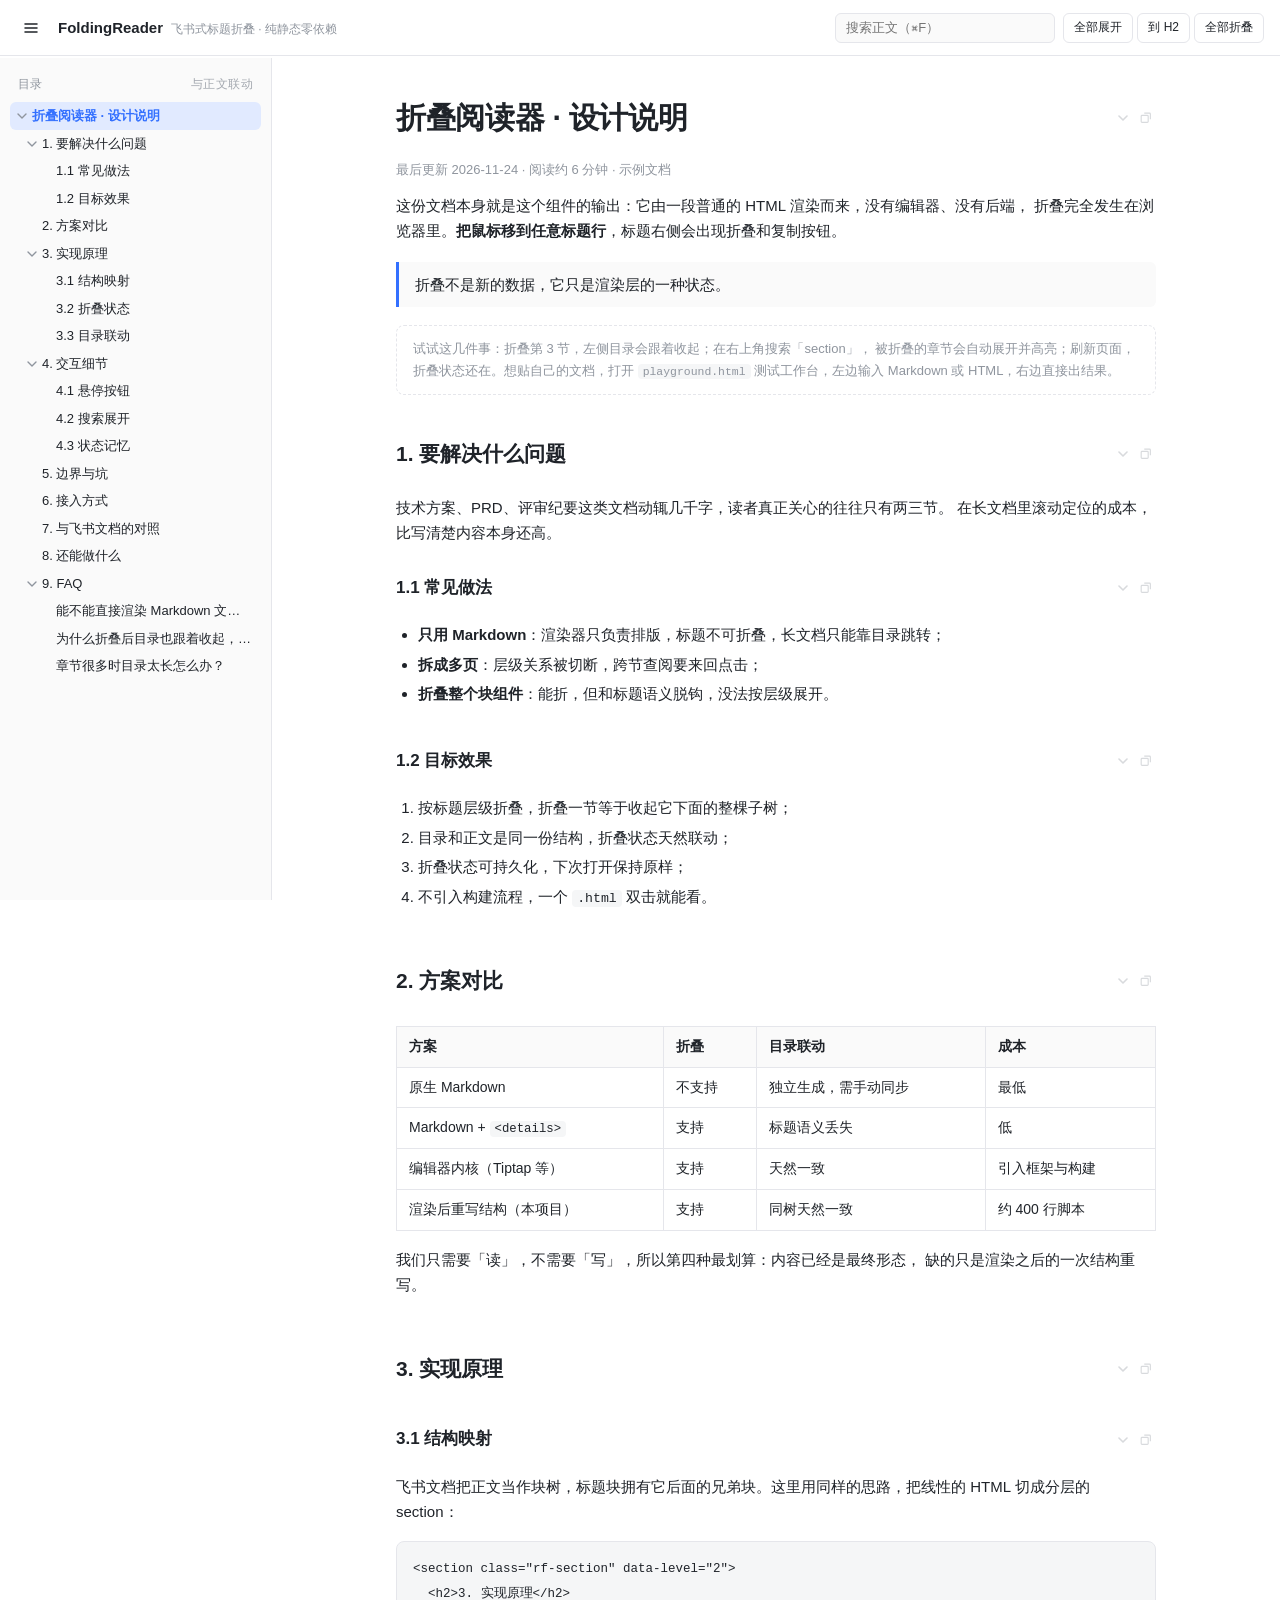
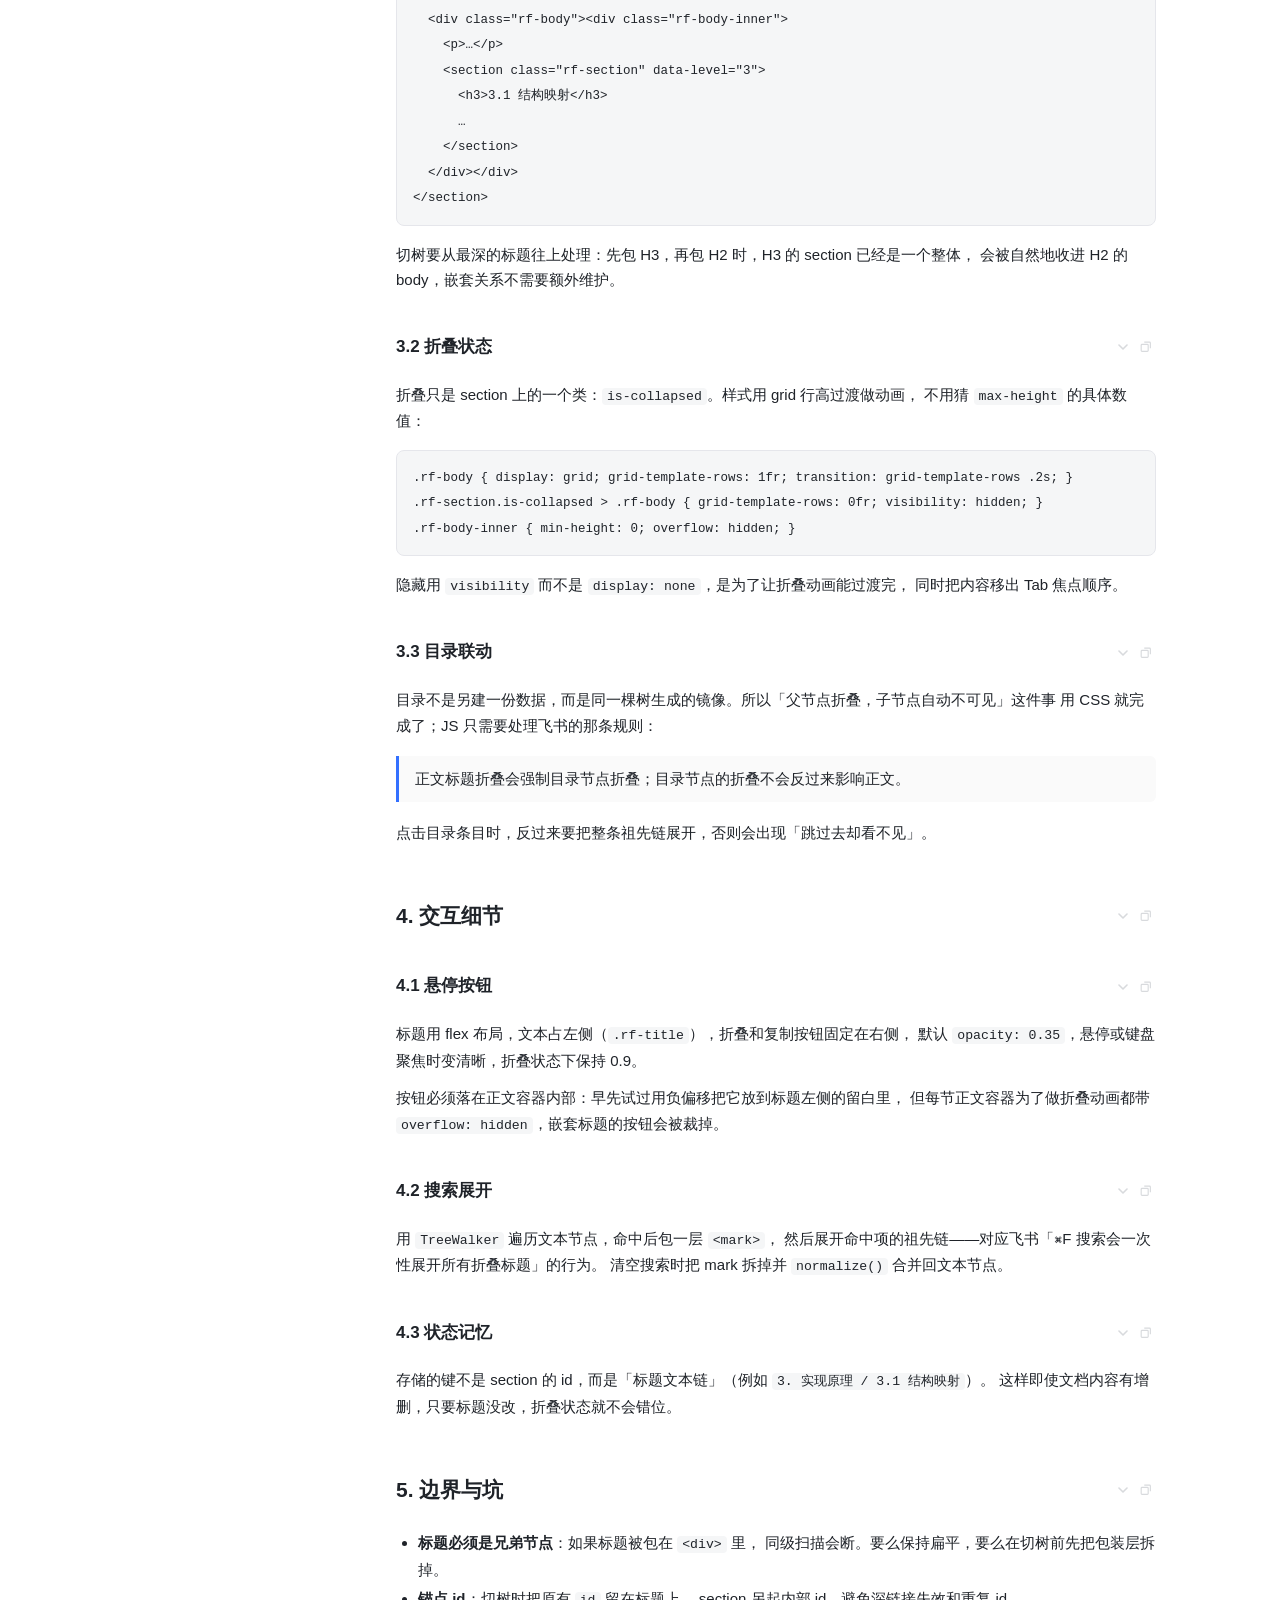
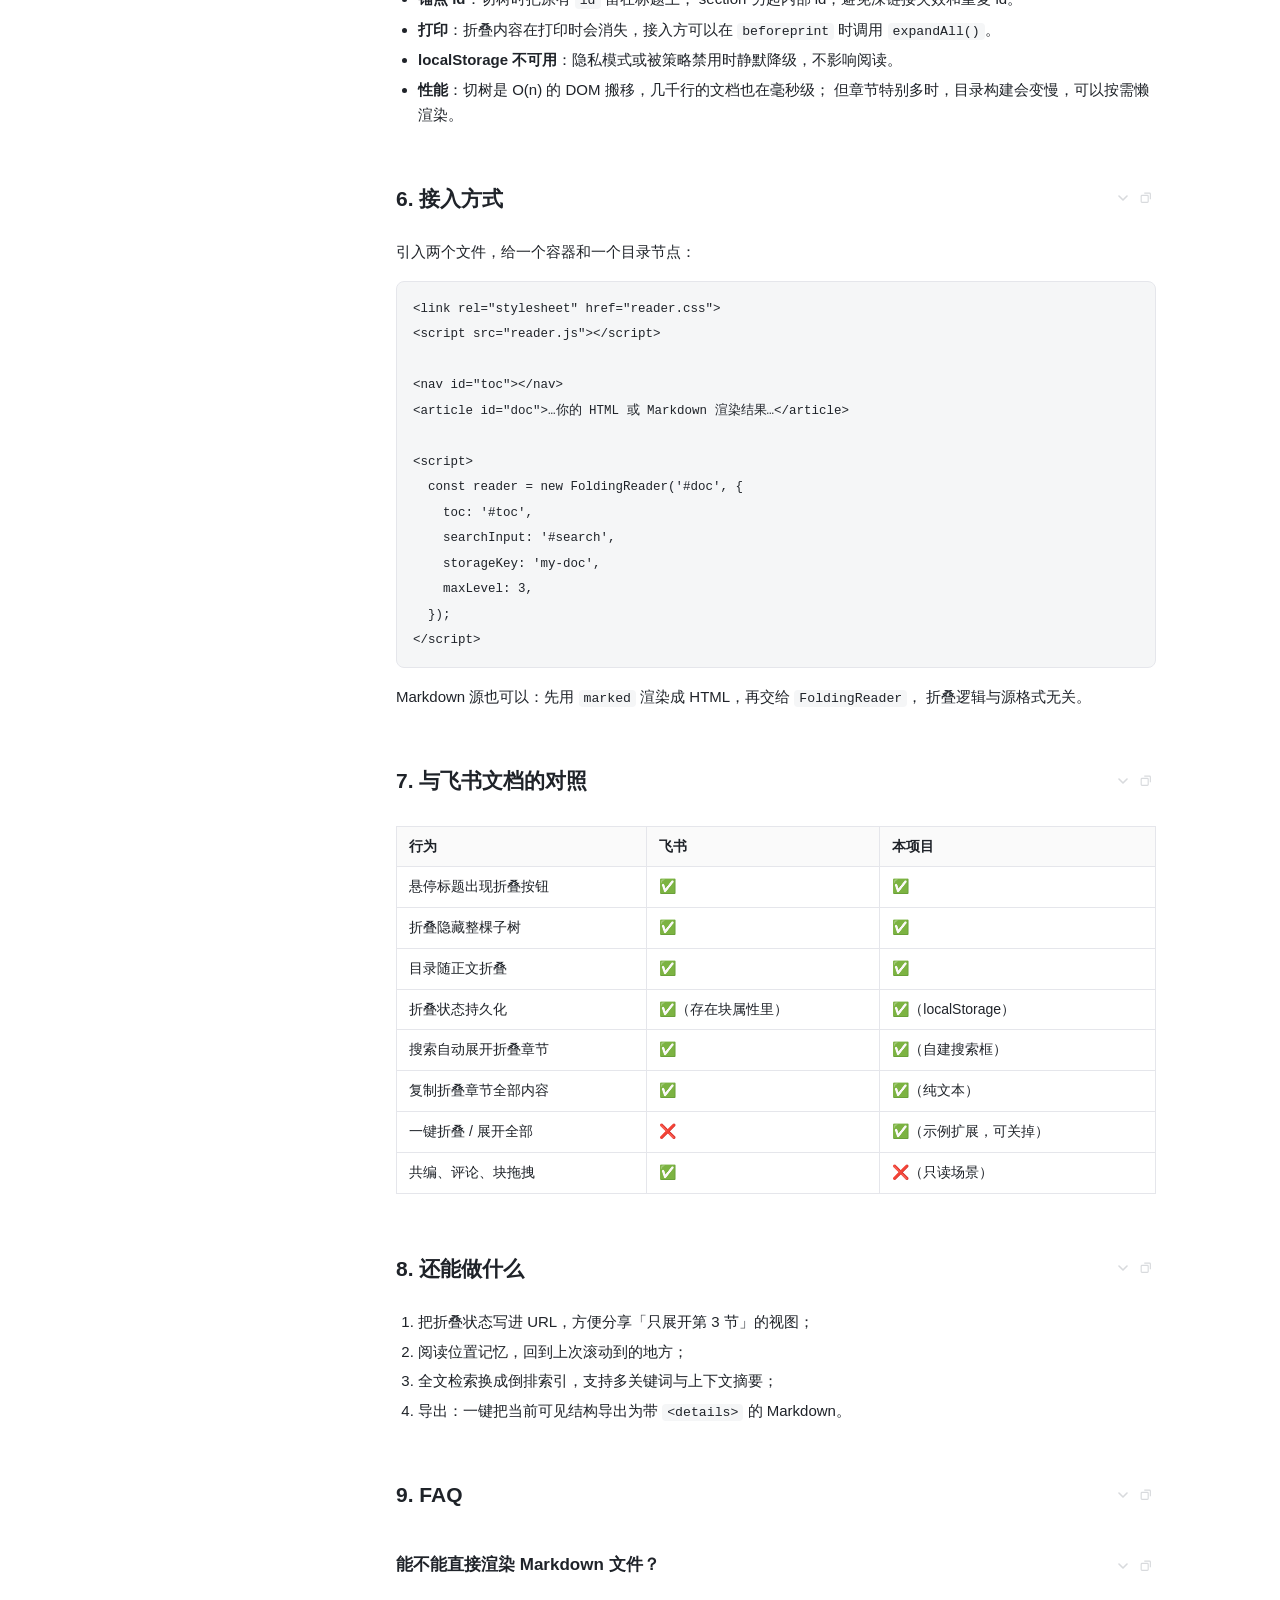
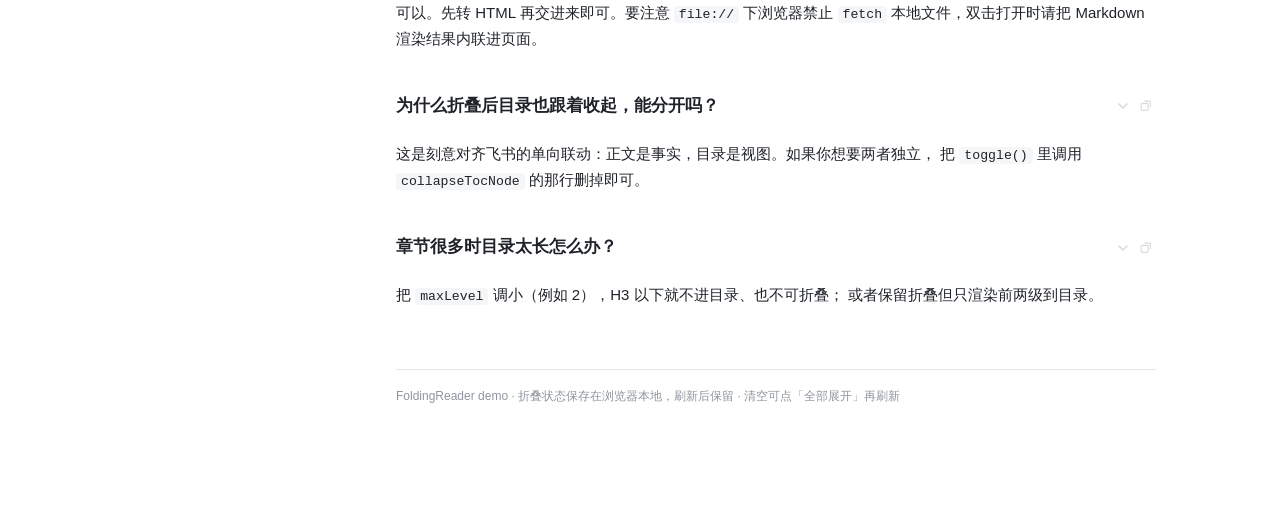
<file: collapsible-doc-reader/index.html>
<!DOCTYPE html>
<html lang="zh-CN">
<head>
<meta charset="utf-8">
<meta name="viewport" content="width=device-width, initial-scale=1">
<title>FoldingReader · 飞书式折叠阅读器</title>
<link rel="stylesheet" href="reader.css">
<link rel="stylesheet" href="demo.css">
</head>
<body>

<header class="app-header">
  <button class="icon-btn" id="toggle-toc" type="button" title="显示 / 隐藏目录" aria-label="显示或隐藏目录">
    <svg viewBox="0 0 16 16" width="16" height="16" aria-hidden="true">
      <path d="M2 4h12M2 8h12M2 12h12" fill="none" stroke="currentColor" stroke-width="1.5" stroke-linecap="round"/>
    </svg>
  </button>
  <div class="app-title">
    FoldingReader
    <span class="app-sub">飞书式标题折叠 · 纯静态零依赖</span>
  </div>
  <div class="app-actions">
    <input id="search" class="app-search" type="search" placeholder="搜索正文（⌘F）" aria-label="搜索正文">
    <div class="presets">
      <button type="button" data-action="expand-all">全部展开</button>
      <button type="button" data-action="expand-depth" data-depth="2">到 H2</button>
      <button type="button" data-action="collapse-all">全部折叠</button>
    </div>
  </div>
</header>

<div class="reading-progress"><span id="progress"></span></div>

<div class="app-body">
  <aside class="app-sidebar">
    <div class="sidebar-head">目录 <span class="hint">与正文联动</span></div>
    <nav id="toc" class="rf-toc" aria-label="文档目录"></nav>
  </aside>

  <main class="app-main">
    <article id="doc" class="doc"></article>
    <footer class="doc-footer">
      FoldingReader demo · 折叠状态保存在浏览器本地，刷新后保留 · 清空可点「全部展开」再刷新
    </footer>
  </main>
</div>

<!--
  正文源：任意一段扁平结构的 HTML 都能塞进来（标题之间不要包额外的 div，
  否则同级标题不再是兄弟节点，切树会断）。
-->
<template id="doc-source">
  <h1>折叠阅读器 · 设计说明</h1>
  <p class="doc-meta">最后更新 2026-11-24 · 阅读约 6 分钟 · 示例文档</p>

  <p>这份文档本身就是这个组件的输出：它由一段普通的 HTML 渲染而来，没有编辑器、没有后端，
      折叠完全发生在浏览器里。<strong>把鼠标移到任意标题行</strong>，标题右侧会出现折叠和复制按钮。</p>

  <blockquote>折叠不是新的数据，它只是渲染层的一种状态。</blockquote>

  <p class="doc-tip">试试这几件事：折叠第 3 节，左侧目录会跟着收起；在右上角搜索「section」，
    被折叠的章节会自动展开并高亮；刷新页面，折叠状态还在。想贴自己的文档，打开
    <code>playground.html</code> 测试工作台，左边输入 Markdown 或 HTML，右边直接出结果。</p>

  <h2 id="problem">1. 要解决什么问题</h2>
  <p>技术方案、PRD、评审纪要这类文档动辄几千字，读者真正关心的往往只有两三节。
      在长文档里滚动定位的成本，比写清楚内容本身还高。</p>

  <h3 id="problem-before">1.1 常见做法</h3>
  <ul>
    <li><strong>只用 Markdown</strong>：渲染器只负责排版，标题不可折叠，长文档只能靠目录跳转；</li>
    <li><strong>拆成多页</strong>：层级关系被切断，跨节查阅要来回点击；</li>
    <li><strong>折叠整个块组件</strong>：能折，但和标题语义脱钩，没法按层级展开。</li>
  </ul>

  <h3 id="problem-goal">1.2 目标效果</h3>
  <ol>
    <li>按标题层级折叠，折叠一节等于收起它下面的整棵子树；</li>
    <li>目录和正文是同一份结构，折叠状态天然联动；</li>
    <li>折叠状态可持久化，下次打开保持原样；</li>
    <li>不引入构建流程，一个 <code>.html</code> 双击就能看。</li>
  </ol>

  <h2 id="compare">2. 方案对比</h2>
  <table>
    <thead>
      <tr><th>方案</th><th>折叠</th><th>目录联动</th><th>成本</th></tr>
    </thead>
    <tbody>
      <tr><td>原生 Markdown</td><td>不支持</td><td>独立生成，需手动同步</td><td>最低</td></tr>
      <tr><td>Markdown + <code>&lt;details&gt;</code></td><td>支持</td><td>标题语义丢失</td><td>低</td></tr>
      <tr><td>编辑器内核（Tiptap 等）</td><td>支持</td><td>天然一致</td><td>引入框架与构建</td></tr>
      <tr><td>渲染后重写结构（本项目）</td><td>支持</td><td>同树天然一致</td><td>约 400 行脚本</td></tr>
    </tbody>
  </table>
  <p>我们只需要「读」，不需要「写」，所以第四种最划算：内容已经是最终形态，
      缺的只是渲染之后的一次结构重写。</p>

  <h2 id="how">3. 实现原理</h2>

  <h3 id="how-structure">3.1 结构映射</h3>
  <p>飞书文档把正文当作块树，标题块拥有它后面的兄弟块。这里用同样的思路，把线性的 HTML 切成分层的 section：</p>
  <pre><code>&lt;section class="rf-section" data-level="2"&gt;
  &lt;h2&gt;3. 实现原理&lt;/h2&gt;
  &lt;div class="rf-body"&gt;&lt;div class="rf-body-inner"&gt;
    &lt;p&gt;…&lt;/p&gt;
    &lt;section class="rf-section" data-level="3"&gt;
      &lt;h3&gt;3.1 结构映射&lt;/h3&gt;
      …
    &lt;/section&gt;
  &lt;/div&gt;&lt;/div&gt;
&lt;/section&gt;</code></pre>
  <p>切树要从最深的标题往上处理：先包 H3，再包 H2 时，H3 的 section 已经是一个整体，
      会被自然地收进 H2 的 body，嵌套关系不需要额外维护。</p>

  <h3 id="how-state">3.2 折叠状态</h3>
  <p>折叠只是 section 上的一个类：<code>is-collapsed</code>。样式用 grid 行高过渡做动画，
      不用猜 <code>max-height</code> 的具体数值：</p>
  <pre><code>.rf-body { display: grid; grid-template-rows: 1fr; transition: grid-template-rows .2s; }
.rf-section.is-collapsed &gt; .rf-body { grid-template-rows: 0fr; visibility: hidden; }
.rf-body-inner { min-height: 0; overflow: hidden; }</code></pre>
  <p>隐藏用 <code>visibility</code> 而不是 <code>display: none</code>，是为了让折叠动画能过渡完，
      同时把内容移出 Tab 焦点顺序。</p>

  <h3 id="how-toc">3.3 目录联动</h3>
  <p>目录不是另建一份数据，而是同一棵树生成的镜像。所以「父节点折叠，子节点自动不可见」这件事
      用 CSS 就完成了；JS 只需要处理飞书的那条规则：</p>
  <blockquote>正文标题折叠会强制目录节点折叠；目录节点的折叠不会反过来影响正文。</blockquote>
  <p>点击目录条目时，反过来要把整条祖先链展开，否则会出现「跳过去却看不见」。</p>

  <h2 id="detail">4. 交互细节</h2>

  <h3 id="detail-hover">4.1 悬停按钮</h3>
  <p>标题用 flex 布局，文本占左侧（<code>.rf-title</code>），折叠和复制按钮固定在右侧，
      默认 <code>opacity: 0.35</code>，悬停或键盘聚焦时变清晰，折叠状态下保持 0.9。</p>
  <p>按钮必须落在正文容器内部：早先试过用负偏移把它放到标题左侧的留白里，
      但每节正文容器为了做折叠动画都带 <code>overflow: hidden</code>，嵌套标题的按钮会被裁掉。</p>

  <h3 id="detail-search">4.2 搜索展开</h3>
  <p>用 <code>TreeWalker</code> 遍历文本节点，命中后包一层 <code>&lt;mark&gt;</code>，
      然后展开命中项的祖先链——对应飞书「⌘F 搜索会一次性展开所有折叠标题」的行为。
      清空搜索时把 mark 拆掉并 <code>normalize()</code> 合并回文本节点。</p>

  <h3 id="detail-persist">4.3 状态记忆</h3>
  <p>存储的键不是 section 的 id，而是「标题文本链」（例如 <code>3. 实现原理 / 3.1 结构映射</code>）。
      这样即使文档内容有增删，只要标题没改，折叠状态就不会错位。</p>

  <h2 id="edge">5. 边界与坑</h2>
  <ul>
    <li><strong>标题必须是兄弟节点</strong>：如果标题被包在 <code>&lt;div&gt;</code> 里，
        同级扫描会断。要么保持扁平，要么在切树前先把包装层拆掉。</li>
    <li><strong>锚点 id</strong>：切树时把原有 <code>id</code> 留在标题上，
        section 另起内部 id，避免深链接失效和重复 id。</li>
    <li><strong>打印</strong>：折叠内容在打印时会消失，接入方可以在
        <code>beforeprint</code> 时调用 <code>expandAll()</code>。</li>
    <li><strong>localStorage 不可用</strong>：隐私模式或被策略禁用时静默降级，不影响阅读。</li>
    <li><strong>性能</strong>：切树是 O(n) 的 DOM 搬移，几千行的文档也在毫秒级；
        但章节特别多时，目录构建会变慢，可以按需懒渲染。</li>
  </ul>

  <h2 id="usage">6. 接入方式</h2>
  <p>引入两个文件，给一个容器和一个目录节点：</p>
  <pre><code>&lt;link rel="stylesheet" href="reader.css"&gt;
&lt;script src="reader.js"&gt;&lt;/script&gt;

&lt;nav id="toc"&gt;&lt;/nav&gt;
&lt;article id="doc"&gt;…你的 HTML 或 Markdown 渲染结果…&lt;/article&gt;

&lt;script&gt;
  const reader = new FoldingReader('#doc', {
    toc: '#toc',
    searchInput: '#search',
    storageKey: 'my-doc',
    maxLevel: 3,
  });
&lt;/script&gt;</code></pre>
  <p>Markdown 源也可以：先用 <code>marked</code> 渲染成 HTML，再交给 <code>FoldingReader</code>，
      折叠逻辑与源格式无关。</p>

  <h2 id="feishu">7. 与飞书文档的对照</h2>
  <table>
    <thead>
      <tr><th>行为</th><th>飞书</th><th>本项目</th></tr>
    </thead>
    <tbody>
      <tr><td>悬停标题出现折叠按钮</td><td>✅</td><td>✅</td></tr>
      <tr><td>折叠隐藏整棵子树</td><td>✅</td><td>✅</td></tr>
      <tr><td>目录随正文折叠</td><td>✅</td><td>✅</td></tr>
      <tr><td>折叠状态持久化</td><td>✅（存在块属性里）</td><td>✅（localStorage）</td></tr>
      <tr><td>搜索自动展开折叠章节</td><td>✅</td><td>✅（自建搜索框）</td></tr>
      <tr><td>复制折叠章节全部内容</td><td>✅</td><td>✅（纯文本）</td></tr>
      <tr><td>一键折叠 / 展开全部</td><td>❌</td><td>✅（示例扩展，可关掉）</td></tr>
      <tr><td>共编、评论、块拖拽</td><td>✅</td><td>❌（只读场景）</td></tr>
    </tbody>
  </table>

  <h2 id="next">8. 还能做什么</h2>
  <ol>
    <li>把折叠状态写进 URL，方便分享「只展开第 3 节」的视图；</li>
    <li>阅读位置记忆，回到上次滚动到的地方；</li>
    <li>全文检索换成倒排索引，支持多关键词与上下文摘要；</li>
    <li>导出：一键把当前可见结构导出为带 <code>&lt;details&gt;</code> 的 Markdown。</li>
  </ol>

  <h2 id="faq">9. FAQ</h2>
  <h3 id="faq-one">能不能直接渲染 Markdown 文件？</h3>
  <p>可以。先转 HTML 再交进来即可。要注意 <code>file://</code> 下浏览器禁止 <code>fetch</code>
      本地文件，双击打开时请把 Markdown 渲染结果内联进页面。</p>
  <h3 id="faq-two">为什么折叠后目录也跟着收起，能分开吗？</h3>
  <p>这是刻意对齐飞书的单向联动：正文是事实，目录是视图。如果你想要两者独立，
      把 <code>toggle()</code> 里调用 <code>collapseTocNode</code> 的那行删掉即可。</p>
  <h3 id="faq-three">章节很多时目录太长怎么办？</h3>
  <p>把 <code>maxLevel</code> 调小（例如 2），H3 以下就不进目录、也不可折叠；
      或者保留折叠但只渲染前两级到目录。</p>
</template>

<script src="reader.js"></script>
<script src="demo.js"></script>
</body>
</html>
</file>
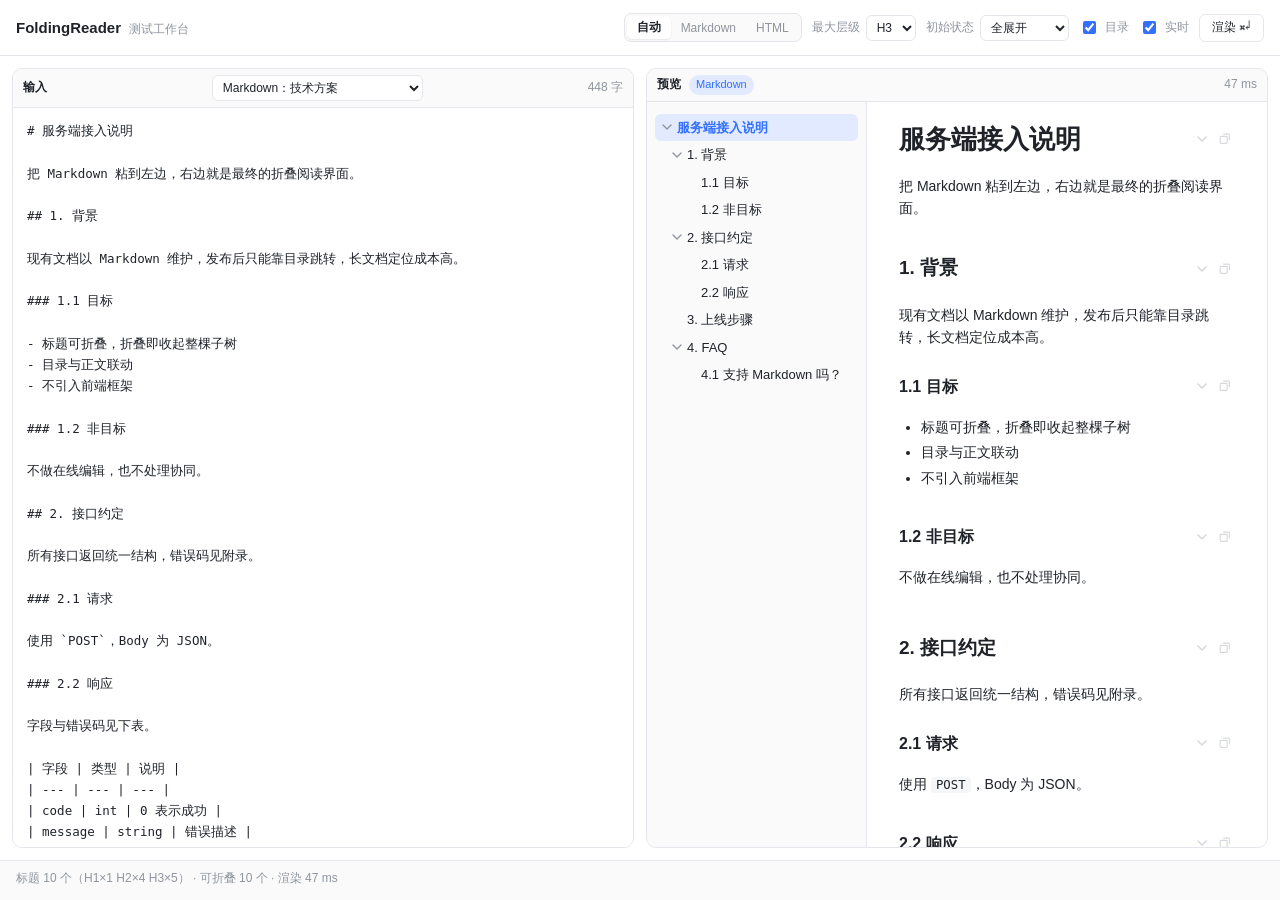
<file: collapsible-doc-reader/playground.html>
<!DOCTYPE html>
<html lang="zh-CN">
<head>
<meta charset="utf-8">
<meta name="viewport" content="width=device-width, initial-scale=1">
<title>FoldingReader 测试工作台</title>
<link rel="stylesheet" href="reader.css">
<link rel="stylesheet" href="playground.css">
</head>
<body class="pg">

<header class="pg-header">
  <div class="pg-brand">
    FoldingReader
    <span>测试工作台</span>
  </div>

  <div class="pg-controls">
    <div class="segmented" id="format" role="group" aria-label="输入格式">
      <button type="button" data-format="auto" class="is-active">自动</button>
      <button type="button" data-format="markdown">Markdown</button>
      <button type="button" data-format="html">HTML</button>
    </div>

    <label class="pg-field">最大层级
      <select id="max-level">
        <option value="1">H1</option>
        <option value="2">H2</option>
        <option value="3" selected>H3</option>
        <option value="4">H4</option>
        <option value="6">H6</option>
      </select>
    </label>

    <label class="pg-field">初始状态
      <select id="initial-state">
        <option value="expanded">全展开</option>
        <option value="depth2">展开到 H2</option>
        <option value="collapsed">全折叠</option>
      </select>
    </label>

    <label class="pg-check"><input type="checkbox" id="show-toc" checked> 目录</label>
    <label class="pg-check"><input type="checkbox" id="live" checked> 实时</label>
    <button type="button" class="pg-btn" id="render">渲染 ⌘↵</button>
  </div>
</header>

<main class="pg-body">
  <section class="pg-pane pg-editor">
    <div class="pg-pane-head">
      <span class="pg-pane-title">输入</span>
      <select id="samples" class="pg-samples" aria-label="示例模板">
        <option value="basic">Markdown：技术方案</option>
        <option value="table">Markdown：表格与代码</option>
        <option value="nested">HTML：多层嵌套</option>
        <option value="broken">HTML：非扁平结构（诊断示例）</option>
        <option value="empty">空模板</option>
      </select>
      <span class="pg-count" id="char-count">0 字</span>
    </div>
    <textarea id="source" spellcheck="false" placeholder="把 Markdown 或 HTML 粘贴到这里…"></textarea>
  </section>

  <section class="pg-pane pg-preview">
    <div class="pg-pane-head">
      <span class="pg-pane-title">预览</span>
      <span class="pg-badge" id="mode-badge">–</span>
      <span class="pg-timing" id="timing"></span>
    </div>
    <div class="pg-preview-body" id="preview-body">
      <aside class="pg-toc" id="preview-toc-wrap">
        <nav id="preview-toc" class="rf-toc" aria-label="预览目录"></nav>
      </aside>
      <article class="pg-doc" id="preview-doc"></article>
    </div>
  </section>
</main>

<footer class="pg-status">
  <div class="pg-stats" id="stats">等待输入…</div>
  <ul class="pg-issues" id="diagnostics"></ul>
</footer>

<script src="vendor/marked.min.js"></script>
<script src="reader.js"></script>
<script src="playground.js"></script>
</body>
</html>
</file>
<file: collapsible-doc-reader/reader.css>
/* ==========================================================================
   FoldingReader 组件样式（不含页面骨架，页面骨架见 demo.css）
   依赖的 CSS 变量：--fg --muted --hover --accent --accent-weak --line
   ========================================================================== */

.rf-section {
  position: relative;
}

.rf-section > :is(h1, h2, h3, h4, h5, h6) {
  display: flex;
  align-items: center;
  gap: 8px;
}

.rf-title {
  flex: 1 1 auto;
  min-width: 0;
}

/* ---------- 标题右侧的折叠 / 复制按钮（悬停变清晰，和飞书一致） ---------- */

.rf-controls {
  flex: 0 0 auto;
  display: flex;
  align-items: center;
  gap: 2px;
  opacity: 0.35;
  transition: opacity 0.15s ease;
}

.rf-section > :is(h1, h2, h3, h4, h5, h6):hover > .rf-controls,
.rf-section > :is(h1, h2, h3, h4, h5, h6):focus-within > .rf-controls {
  opacity: 1;
}

/* 已折叠的标题保留清晰的按钮，提示这里可以展开 */
.rf-section.is-collapsed > :is(h1, h2, h3, h4, h5, h6) > .rf-controls {
  opacity: 0.9;
}

@media (hover: none) {
  .rf-controls {
    opacity: 0.8;
  }
}

.rf-toggle,
.rf-copy {
  display: inline-flex;
  align-items: center;
  justify-content: center;
  width: 22px;
  height: 22px;
  padding: 0;
  border: none;
  border-radius: 5px;
  background: transparent;
  color: var(--muted);
  cursor: pointer;
  transition: background 0.12s ease, color 0.12s ease;
}

.rf-toggle:hover,
.rf-copy:hover {
  background: var(--hover);
  color: var(--fg);
}

.rf-toggle:focus-visible,
.rf-copy:focus-visible {
  outline: 2px solid var(--accent);
  outline-offset: 1px;
}

.rf-toggle svg {
  transition: transform 0.18s ease;
}

.rf-toggle[aria-expanded="false"] svg {
  transform: rotate(-90deg);
}

.rf-copy {
  width: 20px;
  height: 20px;
}

/* ---------- 折叠：height 动画用 grid 行高过渡，避免 max-height 猜数值 ---------- */

.rf-body {
  display: grid;
  grid-template-rows: 1fr;
  transition: grid-template-rows 0.2s ease, visibility 0.2s;
}

.rf-section.is-collapsed > .rf-body {
  grid-template-rows: 0fr;
  visibility: hidden;
}

.rf-body-inner {
  min-height: 0;
  overflow: hidden;
}

/* ---------- 搜索命中 ---------- */

mark.rf-hit {
  padding: 0 1px;
  border-radius: 2px;
  background: #ffe58f;
  color: inherit;
}

/* ---------- 目录 ---------- */

.rf-toc {
  font-size: 13px;
  line-height: 1.5;
  user-select: none;
}

.rf-toc-list,
.rf-toc-sublist {
  margin: 0;
  padding: 0;
  list-style: none;
}

.rf-toc-sublist[hidden] {
  display: none;
}

.rf-toc-row {
  display: flex;
  align-items: center;
  gap: 2px;
  padding: 4px 8px 4px 4px;
  border-radius: 6px;
  transition: background 0.12s ease;
}

.rf-toc-row:hover {
  background: var(--hover);
}

.rf-toc-row.is-active {
  background: var(--accent-weak);
}

.rf-toc-row.is-active .rf-toc-link {
  color: var(--accent);
  font-weight: 600;
}

.rf-toc-item[data-level="2"] > .rf-toc-row {
  padding-left: 14px;
}

.rf-toc-item[data-level="3"] > .rf-toc-row {
  padding-left: 28px;
}

.rf-toc-item[data-level="4"] > .rf-toc-row,
.rf-toc-item[data-level="5"] > .rf-toc-row,
.rf-toc-item[data-level="6"] > .rf-toc-row {
  padding-left: 40px;
}

.rf-toc-toggle {
  display: inline-flex;
  align-items: center;
  justify-content: center;
  flex: 0 0 16px;
  width: 16px;
  height: 16px;
  padding: 0;
  border: none;
  border-radius: 4px;
  background: transparent;
  color: var(--muted);
  cursor: pointer;
  transition: transform 0.15s ease;
  transform: rotate(90deg);
}

.rf-toc-toggle:hover {
  background: var(--hover);
  color: var(--fg);
}

.rf-toc-item.is-collapsed > .rf-toc-row .rf-toc-toggle {
  transform: rotate(0deg);
}

.rf-toc-toggle.is-leaf {
  visibility: hidden;
  pointer-events: none;
}

.rf-toc-link {
  flex: 1;
  min-width: 0;
  overflow: hidden;
  white-space: nowrap;
  text-overflow: ellipsis;
  color: var(--fg);
  text-decoration: none;
}

.rf-toc-link:hover {
  color: var(--accent);
}

/* ---------- 提示条 ---------- */

.rf-toast {
  position: fixed;
  left: 50%;
  bottom: 32px;
  z-index: 100;
  padding: 8px 16px;
  border-radius: 8px;
  background: rgba(15, 23, 42, 0.9);
  color: #fff;
  font-size: 13px;
  opacity: 0;
  transform: translate(-50%, 8px);
  transition: opacity 0.18s ease, transform 0.18s ease;
  pointer-events: none;
}

.rf-toast.is-visible {
  opacity: 1;
  transform: translate(-50%, 0);
}
</file>
<file: collapsible-doc-reader/demo.css>
/* ==========================================================================
   Demo 页面骨架：顶栏 + 左侧目录 + 正文
   ========================================================================== */

:root {
  --bg: #ffffff;
  --panel: #fafafa;
  --fg: #1f2329;
  --muted: #8f959e;
  --line: #e5e6eb;
  --hover: #eff0f1;
  --accent: #3370ff;
  --accent-weak: #e1eaff;
  --code-bg: #f5f6f7;
  --header-h: 56px;
  --sidebar-w: 272px;
  color-scheme: light;
}

@media (prefers-color-scheme: dark) {
  :root {
    --bg: #1a1b1f;
    --panel: #202127;
    --fg: #e8e8ea;
    --muted: #8a8f99;
    --line: #2e3038;
    --hover: #2a2c33;
    --accent: #6c93ff;
    --accent-weak: #1f2b4d;
    --code-bg: #23252b;
    color-scheme: dark;
  }
}

* {
  box-sizing: border-box;
}

html {
  scroll-behavior: smooth;
}

body {
  margin: 0;
  background: var(--bg);
  color: var(--fg);
  font-family: -apple-system, BlinkMacSystemFont, "PingFang SC", "Hiragino Sans GB",
    "Microsoft YaHei", "Segoe UI", Roboto, sans-serif;
  font-size: 15px;
  line-height: 1.7;
  -webkit-font-smoothing: antialiased;
}

/* ---------- 顶栏 ---------- */

.app-header {
  position: sticky;
  top: 0;
  z-index: 20;
  display: flex;
  align-items: center;
  gap: 12px;
  height: var(--header-h);
  padding: 0 16px;
  border-bottom: 1px solid var(--line);
  background: var(--bg);
}

.icon-btn {
  display: inline-flex;
  align-items: center;
  justify-content: center;
  width: 30px;
  height: 30px;
  padding: 0;
  border: none;
  border-radius: 6px;
  background: transparent;
  color: var(--fg);
  cursor: pointer;
}

.icon-btn:hover {
  background: var(--hover);
}

.app-title {
  display: flex;
  align-items: baseline;
  gap: 8px;
  font-weight: 600;
  white-space: nowrap;
}

.app-sub {
  color: var(--muted);
  font-size: 12px;
  font-weight: 400;
}

.app-actions {
  display: flex;
  align-items: center;
  gap: 8px;
  margin-left: auto;
}

.app-search {
  width: 220px;
  height: 30px;
  padding: 0 10px;
  border: 1px solid var(--line);
  border-radius: 6px;
  background: var(--panel);
  color: var(--fg);
  font-size: 13px;
  outline: none;
}

.app-search:focus {
  border-color: var(--accent);
  background: var(--bg);
}

.presets {
  display: flex;
  gap: 4px;
}

.presets button {
  height: 30px;
  padding: 0 10px;
  border: 1px solid var(--line);
  border-radius: 6px;
  background: var(--bg);
  color: var(--fg);
  font-size: 12px;
  cursor: pointer;
  white-space: nowrap;
}

.presets button:hover {
  background: var(--hover);
}

/* ---------- 阅读进度 ---------- */

.reading-progress {
  position: sticky;
  top: var(--header-h);
  z-index: 19;
  height: 2px;
  background: transparent;
}

.reading-progress span {
  display: block;
  width: 0;
  height: 100%;
  background: var(--accent);
  transition: width 0.1s linear;
}

/* ---------- 主体布局 ---------- */

.app-body {
  display: grid;
  grid-template-columns: var(--sidebar-w) minmax(0, 1fr);
}

/* 目录收起后侧栏 display: none，正文会落到第一列，
   所以此时必须把网格收成单列，否则正文被塞进宽度为 0 的列里 */
body.rf-toc-hidden .app-body {
  grid-template-columns: minmax(0, 1fr);
}

.app-sidebar {
  position: sticky;
  top: calc(var(--header-h) + 2px);
  height: calc(100vh - var(--header-h) - 2px);
  overflow-y: auto;
  padding: 16px 10px 32px;
  border-right: 1px solid var(--line);
  background: var(--panel);
}

body.rf-toc-hidden .app-sidebar {
  display: none;
}

.sidebar-head {
  display: flex;
  align-items: center;
  justify-content: space-between;
  padding: 0 8px 8px;
  color: var(--muted);
  font-size: 12px;
  letter-spacing: 0.04em;
}

.sidebar-head .hint {
  opacity: 0.8;
}

.app-main {
  min-width: 0;
  padding: 40px 40px 120px;
}

/* ---------- 正文排版 ---------- */

.doc {
  max-width: 760px;
  margin: 0 auto;
}

.doc h1 {
  margin: 0 0 8px;
  font-size: 30px;
  line-height: 1.35;
  letter-spacing: -0.01em;
}

.doc h2 {
  margin: 44px 0 14px;
  font-size: 21px;
  line-height: 1.4;
}

.doc h3 {
  margin: 30px 0 10px;
  font-size: 17px;
  line-height: 1.45;
}

.doc h4 {
  margin: 24px 0 8px;
  font-size: 15px;
}

.doc p {
  margin: 12px 0;
}

.doc ul,
.doc ol {
  margin: 12px 0;
  padding-left: 22px;
}

.doc li {
  margin: 4px 0;
}

.doc a {
  color: var(--accent);
  text-decoration: none;
}

.doc a:hover {
  text-decoration: underline;
}

.doc blockquote {
  margin: 18px 0;
  padding: 10px 16px;
  border-left: 3px solid var(--accent);
  border-radius: 0 6px 6px 0;
  background: var(--panel);
  color: var(--fg);
}

.doc code {
  padding: 1px 5px;
  border-radius: 4px;
  background: var(--code-bg);
  font-family: "SF Mono", ui-monospace, Menlo, Consolas, monospace;
  font-size: 0.88em;
}

.doc pre {
  margin: 16px 0;
  padding: 14px 16px;
  overflow-x: auto;
  border: 1px solid var(--line);
  border-radius: 8px;
  background: var(--code-bg);
}

.doc pre code {
  padding: 0;
  background: none;
  font-size: 12.5px;
  line-height: 1.65;
}

.doc table {
  width: 100%;
  margin: 16px 0;
  border-collapse: collapse;
  font-size: 14px;
}

.doc th,
.doc td {
  padding: 8px 12px;
  border: 1px solid var(--line);
  text-align: left;
  vertical-align: top;
}

.doc th {
  background: var(--panel);
  font-weight: 600;
}

.doc hr {
  margin: 32px 0;
  border: none;
  border-top: 1px solid var(--line);
}

.doc-meta {
  margin: 0 0 24px;
  color: var(--muted);
  font-size: 13px;
}

.doc-tip {
  margin: 20px 0 0;
  padding: 12px 16px;
  border: 1px dashed var(--line);
  border-radius: 8px;
  color: var(--muted);
  font-size: 13px;
}

.doc-footer {
  max-width: 760px;
  margin: 48px auto 0;
  padding-top: 16px;
  border-top: 1px solid var(--line);
  color: var(--muted);
  font-size: 12px;
}

/* ---------- 窄屏：目录变抽屉 ---------- */

@media (max-width: 880px) {
  .app-body {
    grid-template-columns: minmax(0, 1fr);
  }

  .app-sidebar {
    position: fixed;
    top: var(--header-h);
    left: 0;
    z-index: 30;
    width: 280px;
    background: var(--bg);
    box-shadow: 2px 0 16px rgba(0, 0, 0, 0.12);
    transform: translateX(0);
  }

  body.rf-toc-hidden .app-sidebar {
    display: block;
    transform: translateX(-100%);
  }

  .app-main {
    padding: 24px 20px 96px;
  }

  .app-search {
    width: 130px;
  }

  .app-sub,
  .presets button:last-child {
    display: none;
  }
}

@media (max-width: 560px) {
  .app-search {
    width: 100px;
  }

  .presets {
    display: none;
  }
}
</file>
<file: collapsible-doc-reader/playground.css>
/* ==========================================================================
   测试工作台：顶栏 + 左右分栏（输入 / 预览）+ 状态栏
   ========================================================================== */

:root {
  --bg: #ffffff;
  --panel: #fafafa;
  --fg: #1f2329;
  --muted: #8f959e;
  --line: #e5e6eb;
  --hover: #eff0f1;
  --accent: #3370ff;
  --accent-weak: #e1eaff;
  --code-bg: #f5f6f7;
  --header-h: 56px;
  color-scheme: light;
}

@media (prefers-color-scheme: dark) {
  :root {
    --bg: #1a1b1f;
    --panel: #202127;
    --fg: #e8e8ea;
    --muted: #8a8f99;
    --line: #2e3038;
    --hover: #2a2c33;
    --accent: #6c93ff;
    --accent-weak: #1f2b4d;
    --code-bg: #23252b;
    color-scheme: dark;
  }
}

* {
  box-sizing: border-box;
}

html,
body {
  height: 100%;
}

body.pg {
  display: grid;
  grid-template-rows: auto minmax(0, 1fr) auto;
  margin: 0;
  background: var(--bg);
  color: var(--fg);
  font-family: -apple-system, BlinkMacSystemFont, "PingFang SC", "Hiragino Sans GB",
    "Microsoft YaHei", "Segoe UI", Roboto, sans-serif;
  font-size: 14px;
  line-height: 1.6;
  overflow: hidden;
}

/* ---------- 顶栏 ---------- */

.pg-header {
  display: flex;
  align-items: center;
  gap: 16px;
  min-height: var(--header-h);
  padding: 8px 16px;
  border-bottom: 1px solid var(--line);
  flex-wrap: wrap;
}

.pg-brand {
  display: flex;
  align-items: baseline;
  gap: 8px;
  font-size: 15px;
  font-weight: 600;
  white-space: nowrap;
}

.pg-brand span {
  color: var(--muted);
  font-size: 12px;
  font-weight: 400;
}

.pg-controls {
  display: flex;
  align-items: center;
  gap: 10px;
  margin-left: auto;
  flex-wrap: wrap;
}

.segmented {
  display: inline-flex;
  padding: 2px;
  border: 1px solid var(--line);
  border-radius: 7px;
  background: var(--panel);
}

.segmented button {
  padding: 3px 10px;
  border: none;
  border-radius: 5px;
  background: transparent;
  color: var(--muted);
  font-size: 12px;
  cursor: pointer;
}

.segmented button.is-active {
  background: var(--bg);
  color: var(--fg);
  box-shadow: 0 1px 2px rgba(0, 0, 0, 0.08);
  font-weight: 600;
}

.pg-field,
.pg-check {
  display: inline-flex;
  align-items: center;
  gap: 6px;
  color: var(--muted);
  font-size: 12px;
  white-space: nowrap;
}

.pg-field select,
.pg-samples {
  height: 26px;
  padding: 0 6px;
  border: 1px solid var(--line);
  border-radius: 6px;
  background: var(--bg);
  color: var(--fg);
  font-size: 12px;
}

.pg-check input {
  accent-color: var(--accent);
}

.pg-btn {
  height: 28px;
  padding: 0 12px;
  border: 1px solid var(--line);
  border-radius: 6px;
  background: var(--bg);
  color: var(--fg);
  font-size: 12px;
  cursor: pointer;
}

.pg-btn:hover {
  background: var(--hover);
}

/* ---------- 主体两栏 ---------- */

.pg-body {
  display: grid;
  grid-template-columns: minmax(0, 1fr) minmax(0, 1fr);
  gap: 12px;
  min-height: 0;
  padding: 12px;
}

.pg-pane {
  display: flex;
  flex-direction: column;
  min-height: 0;
  border: 1px solid var(--line);
  border-radius: 10px;
  overflow: hidden;
  background: var(--bg);
}

.pg-pane-head {
  display: flex;
  align-items: center;
  gap: 8px;
  padding: 6px 10px;
  border-bottom: 1px solid var(--line);
  background: var(--panel);
  font-size: 12px;
  color: var(--muted);
}

.pg-pane-title {
  font-weight: 600;
  color: var(--fg);
}

.pg-samples {
  margin-left: auto;
}

.pg-count,
.pg-timing {
  margin-left: auto;
  font-variant-numeric: tabular-nums;
}

.pg-badge {
  padding: 1px 7px;
  border-radius: 999px;
  background: var(--accent-weak);
  color: var(--accent);
  font-size: 11px;
}

#source {
  flex: 1;
  min-height: 0;
  width: 100%;
  padding: 12px 14px;
  border: none;
  outline: none;
  resize: none;
  background: var(--bg);
  color: var(--fg);
  font-family: "SF Mono", ui-monospace, Menlo, Consolas, monospace;
  font-size: 12.5px;
  line-height: 1.7;
  tab-size: 2;
}

/* ---------- 预览区 ---------- */

.pg-preview-body {
  position: relative;
  display: grid;
  grid-template-columns: 220px minmax(0, 1fr);
  flex: 1;
  min-height: 0;
  overflow: hidden;
}

.pg-preview-body.no-toc {
  grid-template-columns: minmax(0, 1fr);
}

.pg-preview-body.no-toc .pg-toc {
  display: none;
}

.pg-toc {
  height: 100%;
  overflow-y: auto;
  padding: 12px 8px;
  border-right: 1px solid var(--line);
  background: var(--panel);
}

.pg-doc {
  height: 100%;
  overflow-y: auto;
  padding: 20px 32px 80px;
}

.pg-empty {
  padding: 48px 12px;
  color: var(--muted);
  text-align: center;
  font-size: 13px;
}

/* ---------- 预览正文排版（与 demo.css 保持一致） ---------- */

.pg-doc h1 {
  margin: 0 0 8px;
  font-size: 26px;
  line-height: 1.35;
}

.pg-doc h2 {
  margin: 36px 0 12px;
  font-size: 19px;
  line-height: 1.4;
}

.pg-doc h3 {
  margin: 26px 0 8px;
  font-size: 16px;
  line-height: 1.45;
}

.pg-doc h4 {
  margin: 20px 0 6px;
  font-size: 14px;
}

.pg-doc p {
  margin: 10px 0;
}

.pg-doc ul,
.pg-doc ol {
  margin: 10px 0;
  padding-left: 22px;
}

.pg-doc li {
  margin: 3px 0;
}

.pg-doc a {
  color: var(--accent);
  text-decoration: none;
}

.pg-doc a:hover {
  text-decoration: underline;
}

.pg-doc blockquote {
  margin: 14px 0;
  padding: 8px 14px;
  border-left: 3px solid var(--accent);
  border-radius: 0 6px 6px 0;
  background: var(--panel);
}

.pg-doc code {
  padding: 1px 5px;
  border-radius: 4px;
  background: var(--code-bg);
  font-family: "SF Mono", ui-monospace, Menlo, Consolas, monospace;
  font-size: 0.88em;
}

.pg-doc pre {
  margin: 14px 0;
  padding: 12px 14px;
  overflow-x: auto;
  border: 1px solid var(--line);
  border-radius: 8px;
  background: var(--code-bg);
}

.pg-doc pre code {
  padding: 0;
  background: none;
  font-size: 12.5px;
  line-height: 1.65;
}

.pg-doc table {
  width: 100%;
  margin: 14px 0;
  border-collapse: collapse;
  font-size: 13px;
}

.pg-doc th,
.pg-doc td {
  padding: 6px 10px;
  border: 1px solid var(--line);
  text-align: left;
  vertical-align: top;
}

.pg-doc th {
  background: var(--panel);
  font-weight: 600;
}

.pg-doc hr {
  margin: 24px 0;
  border: none;
  border-top: 1px solid var(--line);
}

.pg-doc img {
  max-width: 100%;
}

/* ---------- 状态栏 ---------- */

.pg-status {
  display: flex;
  align-items: flex-start;
  gap: 16px;
  padding: 8px 16px;
  border-top: 1px solid var(--line);
  background: var(--panel);
  font-size: 12px;
  color: var(--muted);
  min-height: 40px;
}

.pg-stats {
  white-space: nowrap;
  font-variant-numeric: tabular-nums;
}

.pg-issues {
  display: flex;
  flex-wrap: wrap;
  gap: 6px 14px;
  margin: 0;
  padding: 0;
  list-style: none;
}

.pg-issues li {
  display: flex;
  align-items: baseline;
  gap: 5px;
  max-width: 640px;
}

.pg-issues li::before {
  content: "";
  flex: 0 0 6px;
  width: 6px;
  height: 6px;
  border-radius: 50%;
  margin-top: 6px;
  background: var(--muted);
}

.pg-issues li.info::before {
  background: #3b82f6;
}

.pg-issues li.warn::before {
  background: #f59e0b;
}

.pg-issues li.error::before {
  background: #ef4444;
}

.pg-issues li.error {
  color: #ef4444;
}

/* ---------- 窄屏 ---------- */

@media (max-width: 900px) {
  body.pg {
    overflow: auto;
  }

  .pg-body {
    grid-template-columns: minmax(0, 1fr);
    grid-template-rows: minmax(240px, 40vh) minmax(320px, 1fr);
  }

  .pg-preview-body {
    grid-template-columns: minmax(0, 1fr);
  }

  .pg-toc {
    display: none;
  }

  .pg-doc {
    padding: 16px 18px 60px;
  }

  .pg-status {
    flex-direction: column;
    gap: 6px;
  }
}
</file>
